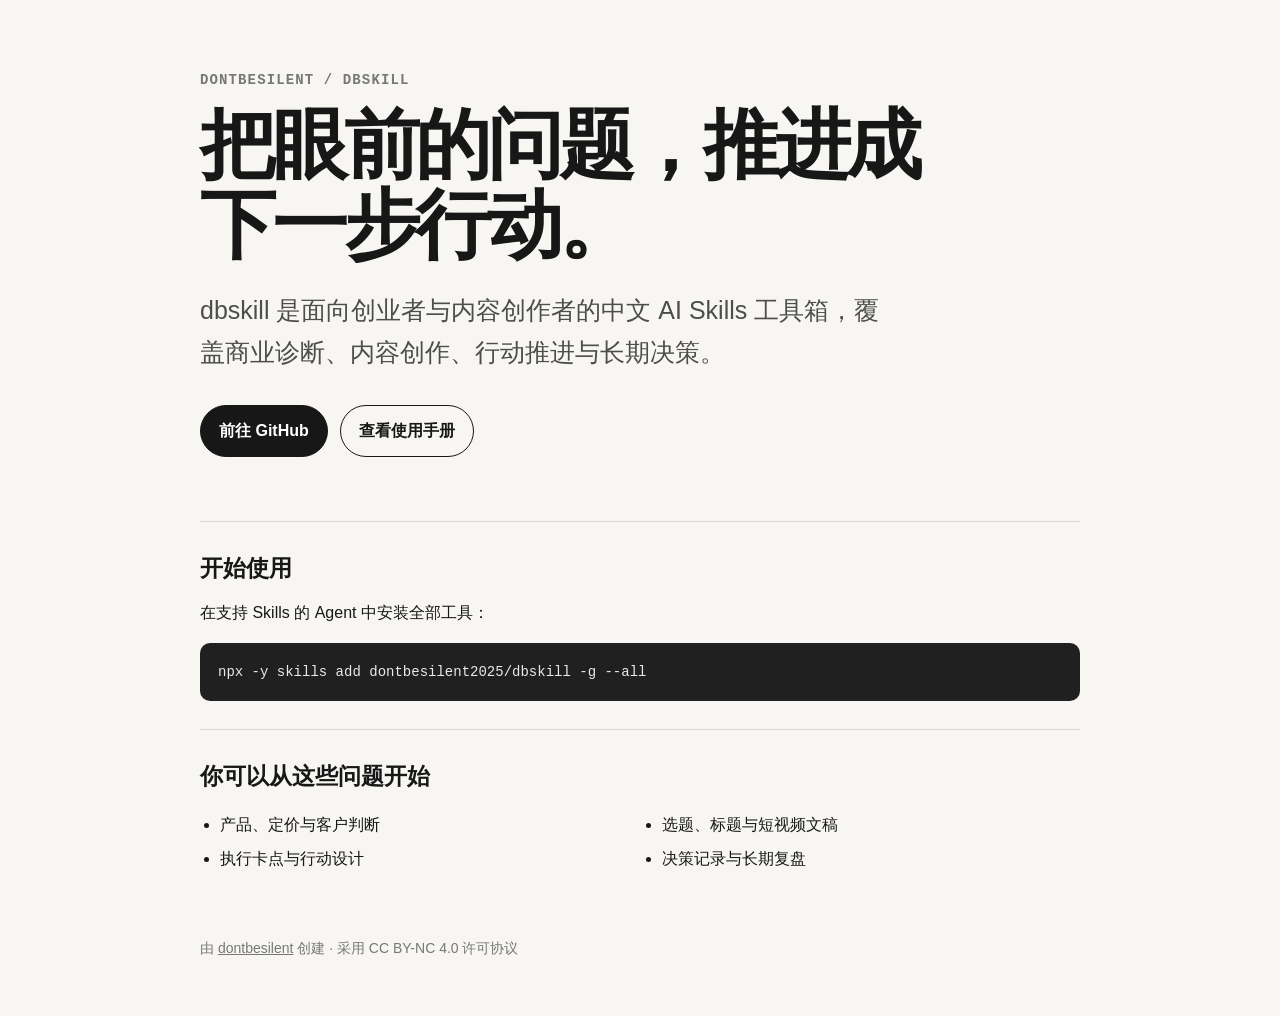
<file: dbskill/site/index.html>
<!doctype html>
<html lang="zh-CN">
  <head>
    <meta charset="utf-8">
    <meta name="viewport" content="width=device-width, initial-scale=1">
    <meta name="description" content="dbskill：面向创业者与内容创作者的中文 AI Skills 工具箱。">
    <title>dbskill · 商业诊断工具箱</title>
    <style>
      :root { color-scheme: light; font-family: -apple-system, BlinkMacSystemFont, "Segoe UI", "PingFang SC", "Hiragino Sans GB", "Microsoft YaHei", sans-serif; color: #171717; background: #f7f6f3; }
      * { box-sizing: border-box; }
      body { margin: 0; line-height: 1.65; }
      main { width: min(100% - 40px, 880px); margin: 0 auto; padding: 72px 0 56px; }
      .eyebrow { margin: 0 0 16px; color: #777; font: 600 14px/1.2 ui-monospace, SFMono-Regular, Menlo, monospace; letter-spacing: .08em; text-transform: uppercase; }
      h1 { max-width: 760px; margin: 0; font-size: clamp(42px, 8vw, 76px); line-height: 1.05; letter-spacing: -.055em; }
      .lead { max-width: 680px; margin: 26px 0 0; font-size: clamp(19px, 2.8vw, 25px); color: #4d4d4d; }
      .actions { display: flex; flex-wrap: wrap; gap: 12px; margin: 32px 0 64px; }
      a { color: inherit; }
      .button { display: inline-block; padding: 12px 18px; border: 1px solid #171717; border-radius: 999px; text-decoration: none; font-weight: 650; }
      .button.primary { color: #fff; background: #171717; }
      section { padding: 28px 0; border-top: 1px solid #d8d6d0; }
      h2 { margin: 0 0 12px; font-size: 23px; }
      p { margin: 0; }
      code { display: block; overflow-x: auto; margin-top: 16px; padding: 18px; border-radius: 10px; color: #e9e9e9; background: #202020; font: 14px/1.6 ui-monospace, SFMono-Regular, Menlo, monospace; white-space: pre; }
      ul { display: grid; grid-template-columns: repeat(2, minmax(0, 1fr)); gap: 8px 24px; margin: 16px 0 0; padding-left: 20px; }
      footer { margin-top: 36px; color: #777; font-size: 14px; }
      @media (max-width: 560px) { main { width: min(100% - 32px, 880px); padding-top: 48px; } ul { grid-template-columns: 1fr; } }
    </style>
  </head>
  <body>
    <main>
      <p class="eyebrow">dontbesilent / dbskill</p>
      <h1>把眼前的问题，推进成下一步行动。</h1>
      <p class="lead">dbskill 是面向创业者与内容创作者的中文 AI Skills 工具箱，覆盖商业诊断、内容创作、行动推进与长期决策。</p>
      <div class="actions">
        <a class="button primary" href="https://github.com/dontbesilent2025/dbskill">前往 GitHub</a>
        <a class="button" href="https://github.com/dontbesilent2025/dbskill/blob/main/docs/%E6%96%B0%E6%89%8B%E5%85%A5%E9%97%A8.md">查看使用手册</a>
      </div>
      <section>
        <h2>开始使用</h2>
        <p>在支持 Skills 的 Agent 中安装全部工具：</p>
        <code>npx -y skills add dontbesilent2025/dbskill -g --all</code>
      </section>
      <section>
        <h2>你可以从这些问题开始</h2>
        <ul>
          <li>产品、定价与客户判断</li>
          <li>选题、标题与短视频文稿</li>
          <li>执行卡点与行动设计</li>
          <li>决策记录与长期复盘</li>
        </ul>
      </section>
      <footer>由 <a href="https://x.com/dontbesilent">dontbesilent</a> 创建 · 采用 CC BY-NC 4.0 许可协议</footer>
    </main>
  </body>
</html>
</file>
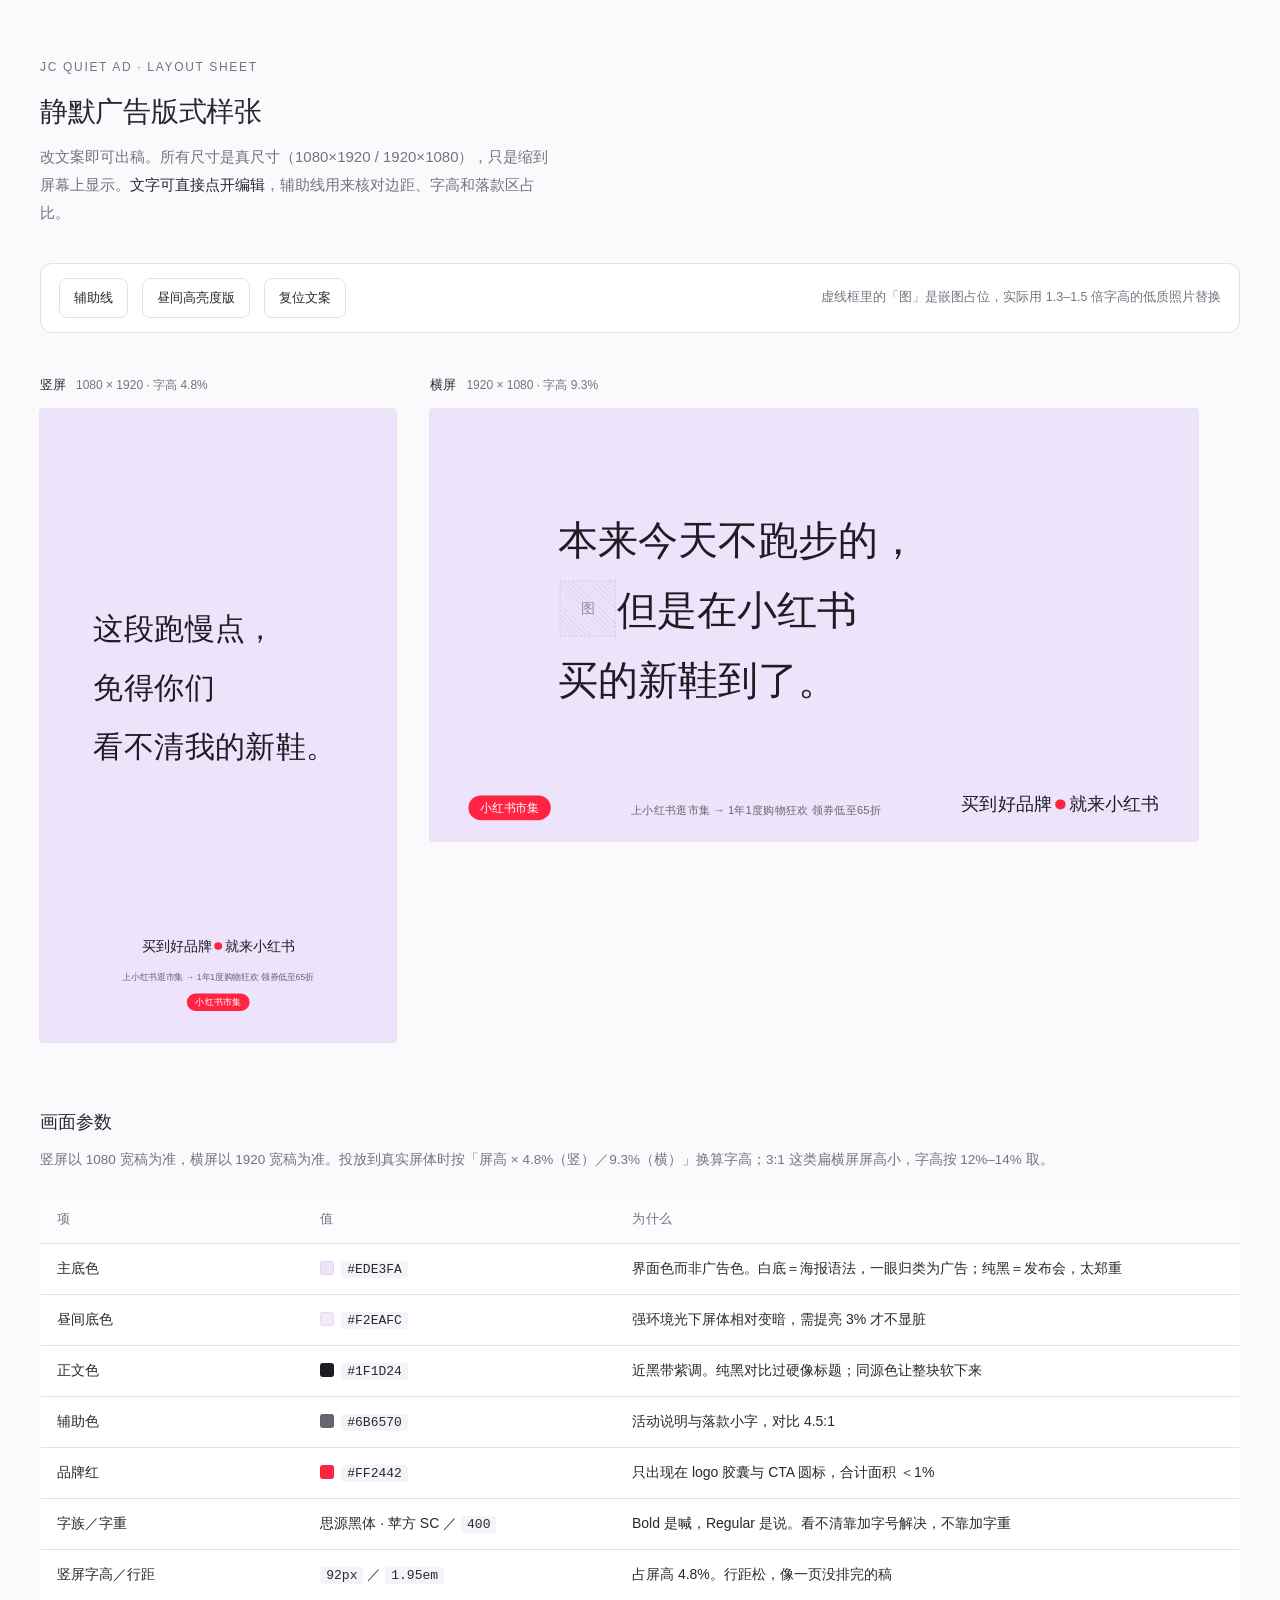
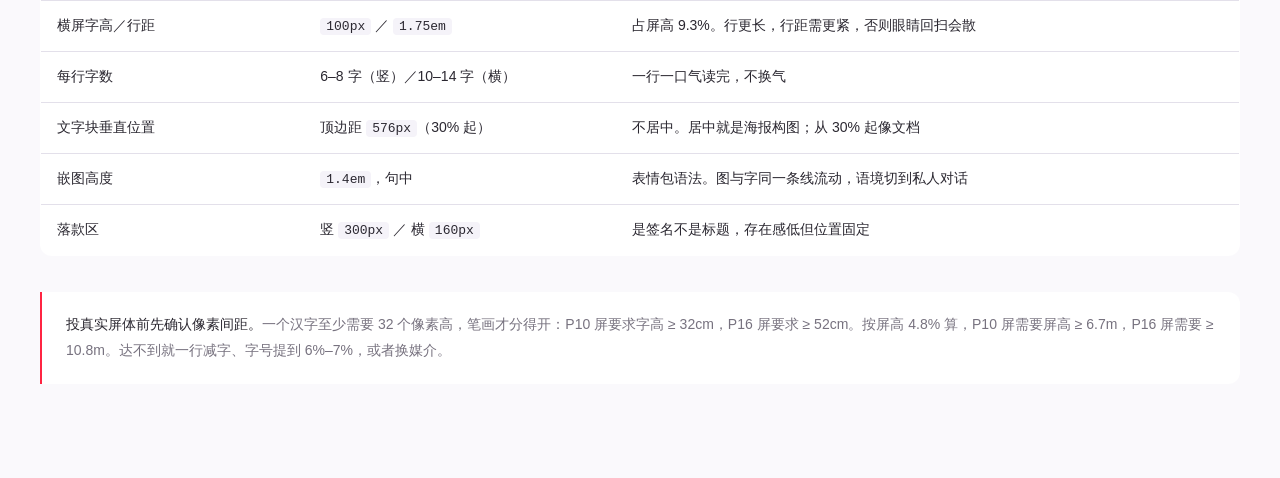
<file: jc-quiet-ad/assets/template-screen.html>
<!DOCTYPE html>
<html lang="zh-CN">
<head>
<meta charset="utf-8">
<meta name="viewport" content="width=device-width,initial-scale=1">
<title>静默广告 · 版式样张</title>
<style>
:root{
  /* ── 画面 token ── */
  --lilac:#EDE3FA;
  --lilac-day:#F2EAFC;
  --ink:#1F1D24;
  --muted:#6B6570;
  --paper:#F7F5FB;
  --red:#FF2442;

  /* ── 稿面尺寸（真尺寸，靠 scale 缩到屏幕上） ── */
  --v-w:1080; --v-h:1920; --v-fs:92; --v-lh:1.95; --v-pad-x:162; --v-top:576;
  --h-w:1920; --h-h:1080; --h-fs:100; --h-lh:1.75; --h-pad-x:320; --h-top:240;

  --v-scale:.33;
  --h-scale:.40;

  /* ── 界面色，不进画面 ── */
  --ui-bg:#FAF9FC;
  --ui-line:#E3E0EA;
  --ui-text:#2A2730;
  --ui-sub:#77727F;
}

*{box-sizing:border-box;}
html,body{margin:0;padding:0;}
body{
  background:var(--ui-bg);
  color:var(--ui-text);
  font-family:-apple-system,"PingFang SC","Noto Sans SC","Source Han Sans SC",sans-serif;
  font-weight:400;
  font-size:15px;
  line-height:1.85;
  -webkit-font-smoothing:antialiased;
}
.wrap{max-width:1280px;margin:0 auto;padding:56px 40px 96px;}

/* ── 页头 ── */
.eyebrow{
  font-size:12px;letter-spacing:.14em;color:var(--ui-sub);
  text-transform:uppercase;margin:0 0 14px;
}
h1{
  font-size:28px;font-weight:500;line-height:1.4;margin:0 0 12px;
  letter-spacing:-.01em;
}
.lede{font-size:15px;color:var(--ui-sub);max-width:62ch;margin:0 0 36px;}
.lede b{font-weight:500;color:var(--ui-text);}

/* ── 控制条 ── */
.controls{
  display:flex;align-items:center;gap:14px;flex-wrap:wrap;
  padding:14px 18px;border:.5px solid var(--ui-line);border-radius:12px;
  background:#fff;margin-bottom:40px;
}
.controls button{
  font:inherit;font-size:13px;font-weight:400;
  padding:7px 14px;border-radius:8px;cursor:pointer;
  border:.5px solid var(--ui-line);background:#fff;color:var(--ui-text);
  transition:background .15s,border-color .15s;
}
.controls button:hover{border-color:#C9C3D6;}
.controls button[aria-pressed="true"]{background:var(--lilac);border-color:#D9CCF2;}
.hint{font-size:12.5px;color:var(--ui-sub);margin-left:auto;}

/* ── 稿面容器 ── */
.stage{display:flex;gap:34px;align-items:flex-start;flex-wrap:wrap;}
.slot{position:relative;}
.slot-tag{
  display:flex;align-items:baseline;gap:10px;margin-bottom:12px;
}
.slot-tag span:first-child{font-size:13px;font-weight:500;}
.slot-tag span:last-child{font-size:12px;color:var(--ui-sub);}
.frame{
  position:relative;overflow:hidden;border-radius:2px;
  box-shadow:0 0 0 .5px rgba(42,39,48,.18);
}
.frame.v{width:calc(1080px * var(--v-scale));height:calc(1920px * var(--v-scale));}
.frame.h{width:calc(1920px * var(--h-scale));height:calc(1080px * var(--h-scale));}

/* ── 画面本体 ── */
.board{
  position:absolute;top:0;left:0;
  transform-origin:top left;
  background:var(--lilac);color:var(--ink);
  font-weight:400;
}
.board.v{
  width:1080px;height:1920px;
  font-size:92px;line-height:1.95;
  padding:576px 162px 0;
  transform:scale(var(--v-scale));
}
.board.h{
  width:1920px;height:1080px;
  font-size:100px;line-height:1.75;
  padding:240px 0 0 320px;
  transform:scale(var(--h-scale));
}
.copy{outline:none;}
.copy:focus{outline:2px dashed rgba(255,36,66,.4);outline-offset:.08em;}
.board.v .copy{width:756px;}
.board.h .copy{width:1200px;}

/* 嵌图占位：1.4 倍字高，句中，没有任何效果 */
.chip{
  display:inline-block;
  width:1.4em;height:1.4em;
  vertical-align:-.32em;
  margin:0 .04em;
  border:2px dashed rgba(31,29,36,.28);
  border-radius:1px;
  background:
    repeating-linear-gradient(45deg,rgba(31,29,36,.05) 0 3px,transparent 3px 9px);
  position:relative;
}
.chip::after{
  content:"图";
  position:absolute;inset:0;display:flex;align-items:center;justify-content:center;
  font-size:.34em;line-height:1;color:rgba(31,29,36,.42);letter-spacing:0;
}

/* ── 落款区 ── */
.sign{position:absolute;left:0;right:0;bottom:0;text-align:center;}
.sign.v{padding-bottom:96px;height:300px;display:flex;flex-direction:column;justify-content:flex-end;align-items:center;gap:26px;}
.sign.h{padding-bottom:52px;height:160px;display:flex;align-items:flex-end;justify-content:space-between;padding-left:96px;padding-right:96px;}

.s1{font-size:42px;letter-spacing:.01em;display:flex;align-items:center;gap:.18em;}
.sign.h .s1{font-size:45px;}
.dot{
  display:inline-block;width:.56em;height:.56em;border-radius:50%;
  background:var(--red);flex:none;
}
.s2{font-size:26px;color:var(--muted);letter-spacing:.01em;}
.sign.h .s2{font-size:28px;}
.pill{
  display:inline-flex;align-items:center;justify-content:center;
  height:57px;padding:0 26px;border-radius:29px;
  background:var(--red);color:#fff;font-size:27px;letter-spacing:.02em;
}
.sign.h .pill{height:62px;padding:0 29px;border-radius:31px;font-size:29px;}

/* ── 辅助线 ── */
.guides{position:absolute;inset:0;pointer-events:none;opacity:0;transition:opacity .18s;}
.show-guides .guides{opacity:1;}
.g{position:absolute;border:1px dashed rgba(255,36,66,.55);}
.g b{
  position:absolute;font-size:22px;font-weight:400;line-height:1;
  color:#C4152F;background:rgba(255,255,255,.86);
  padding:6px 9px;white-space:nowrap;letter-spacing:0;
}
.board.v .g b{font-size:22px;}
.board.h .g b{font-size:24px;}

/* ── 参数卡 ── */
.spec{margin-top:64px;}
.spec h2{font-size:18px;font-weight:500;margin:0 0 8px;}
.spec p.sub{font-size:13.5px;color:var(--ui-sub);margin:0 0 22px;}
table{
  width:100%;border-collapse:collapse;font-size:14px;
  background:#fff;border:.5px solid var(--ui-line);border-radius:12px;overflow:hidden;
}
th,td{text-align:left;padding:12px 16px;border-bottom:.5px solid var(--ui-line);vertical-align:top;}
th{font-weight:500;font-size:12.5px;color:var(--ui-sub);letter-spacing:.04em;background:#FCFBFD;}
tr:last-child td{border-bottom:0;}
td code{
  font-family:ui-monospace,SFMono-Regular,Menlo,monospace;
  font-size:13px;background:#F5F3F9;padding:1px 6px;border-radius:4px;
}
.swatch{display:inline-block;width:14px;height:14px;border-radius:3px;vertical-align:-2px;margin-right:7px;box-shadow:0 0 0 .5px rgba(0,0,0,.12) inset;}
.note{
  margin-top:36px;padding:20px 24px;border-left:2px solid var(--red);
  background:#fff;border-radius:0 12px 12px 0;font-size:14px;color:var(--ui-sub);
}
.note b{font-weight:500;color:var(--ui-text);}

@media (max-width:1180px){
  .wrap{padding:36px 24px 72px;}
  .hint{display:none;}
}
</style>
</head>
<body>
<div class="wrap">

  <p class="eyebrow">JC Quiet Ad · Layout Sheet</p>
  <h1>静默广告版式样张</h1>
  <p class="lede">改文案即可出稿。所有尺寸是真尺寸（1080×1920 / 1920×1080），只是缩到屏幕上显示。<b>文字可直接点开编辑</b>，辅助线用来核对边距、字高和落款区占比。</p>

  <div class="controls">
    <button id="btn-guides" aria-pressed="false">辅助线</button>
    <button id="btn-day" aria-pressed="false">昼间高亮度版</button>
    <button id="btn-reset">复位文案</button>
    <span class="hint">虚线框里的「图」是嵌图占位，实际用 1.3–1.5 倍字高的低质照片替换</span>
  </div>

  <div class="stage" id="stage">

    <!-- 竖屏 -->
    <div class="slot">
      <div class="slot-tag"><span>竖屏</span><span>1080 × 1920 · 字高 4.8%</span></div>
      <div class="frame v">
        <div class="board v" data-board>
          <div class="copy" contenteditable="true" spellcheck="false">这段跑慢点，<br>免得你们<br>看不清我的新鞋。</div>

          <div class="sign v">
            <div class="s1">买到好品牌<span class="dot"></span>就来小红书</div>
            <div class="s2">上小红书逛市集 → 1年1度购物狂欢 领券低至65折</div>
            <div class="pill">小红书市集</div>
          </div>

          <div class="guides">
            <div class="g" style="inset:0 15% 0 15%;"><b style="left:0;top:-30px;">左右边距 15%</b></div>
            <div class="g" style="left:15%;top:576px;width:70%;height:538px;"><b style="right:0;top:-30px;">文字块 51–68% 宽</b></div>
            <div class="g" style="left:0;right:0;bottom:0;height:300px;border-bottom:0;"><b style="left:50%;transform:translateX(-50%);top:-30px;">落款区 15.6%</b></div>
          </div>
        </div>
      </div>
    </div>

    <!-- 横屏 -->
    <div class="slot">
      <div class="slot-tag"><span>横屏</span><span>1920 × 1080 · 字高 9.3%</span></div>
      <div class="frame h">
        <div class="board h" data-board>
          <div class="copy" contenteditable="true" spellcheck="false">本来今天不跑步的，<br><span class="chip"></span>但是在小红书<br>买的新鞋到了。</div>

          <div class="sign h">
            <div class="pill">小红书市集</div>
            <div class="s2">上小红书逛市集 → 1年1度购物狂欢 领券低至65折</div>
            <div class="s1">买到好品牌<span class="dot"></span>就来小红书</div>
          </div>

          <div class="guides">
            <div class="g" style="inset:0 15% 0 15%;"><b style="right:0;top:-34px;">左右边距 15%</b></div>
            <div class="g" style="left:320px;top:240px;width:1200px;height:525px;"><b style="left:0;top:-34px;">文字块 62% 宽 · 12 字／行</b></div>
            <div class="g" style="left:0;right:0;bottom:0;height:160px;border-bottom:0;"><b style="left:50%;transform:translateX(-50%);top:-34px;">落款区 15%</b></div>
          </div>
        </div>
      </div>
    </div>

  </div>

  <!-- 参数卡 -->
  <div class="spec">
    <h2>画面参数</h2>
    <p class="sub">竖屏以 1080 宽稿为准，横屏以 1920 宽稿为准。投放到真实屏体时按「屏高 × 4.8%（竖）／9.3%（横）」换算字高；3:1 这类扁横屏屏高小，字高按 12%–14% 取。</p>
    <table>
      <thead><tr><th style="width:22%">项</th><th style="width:26%">值</th><th>为什么</th></tr></thead>
      <tbody>
        <tr><td>主底色</td><td><span class="swatch" style="background:#EDE3FA"></span><code>#EDE3FA</code></td><td>界面色而非广告色。白底＝海报语法，一眼归类为广告；纯黑＝发布会，太郑重</td></tr>
        <tr><td>昼间底色</td><td><span class="swatch" style="background:#F2EAFC"></span><code>#F2EAFC</code></td><td>强环境光下屏体相对变暗，需提亮 3% 才不显脏</td></tr>
        <tr><td>正文色</td><td><span class="swatch" style="background:#1F1D24"></span><code>#1F1D24</code></td><td>近黑带紫调。纯黑对比过硬像标题；同源色让整块软下来</td></tr>
        <tr><td>辅助色</td><td><span class="swatch" style="background:#6B6570"></span><code>#6B6570</code></td><td>活动说明与落款小字，对比 4.5:1</td></tr>
        <tr><td>品牌红</td><td><span class="swatch" style="background:#FF2442"></span><code>#FF2442</code></td><td>只出现在 logo 胶囊与 CTA 圆标，合计面积 ＜1%</td></tr>
        <tr><td>字族／字重</td><td>思源黑体 · 苹方 SC ／ <code>400</code></td><td>Bold 是喊，Regular 是说。看不清靠加字号解决，不靠加字重</td></tr>
        <tr><td>竖屏字高／行距</td><td><code>92px</code> ／ <code>1.95em</code></td><td>占屏高 4.8%。行距松，像一页没排完的稿</td></tr>
        <tr><td>横屏字高／行距</td><td><code>100px</code> ／ <code>1.75em</code></td><td>占屏高 9.3%。行更长，行距需更紧，否则眼睛回扫会散</td></tr>
        <tr><td>每行字数</td><td>6–8 字（竖）／10–14 字（横）</td><td>一行一口气读完，不换气</td></tr>
        <tr><td>文字块垂直位置</td><td>顶边距 <code>576px</code>（30% 起）</td><td>不居中。居中就是海报构图；从 30% 起像文档</td></tr>
        <tr><td>嵌图高度</td><td><code>1.4em</code>，句中</td><td>表情包语法。图与字同一条线流动，语境切到私人对话</td></tr>
        <tr><td>落款区</td><td>竖 <code>300px</code> ／ 横 <code>160px</code></td><td>是签名不是标题，存在感低但位置固定</td></tr>
      </tbody>
    </table>

    <div class="note">
      <b>投真实屏体前先确认像素间距。</b>一个汉字至少需要 32 个像素高，笔画才分得开：P10 屏要求字高 ≥ 32cm，P16 屏要求 ≥ 52cm。按屏高 4.8% 算，P10 屏需要屏高 ≥ 6.7m，P16 屏需要 ≥ 10.8m。达不到就一行减字、字号提到 6%–7%，或者换媒介。
    </div>
  </div>

</div>

<script>
  var stage = document.getElementById('stage');
  var boards = document.querySelectorAll('[data-board]');

  var btnGuides = document.getElementById('btn-guides');
  btnGuides.addEventListener('click', function () {
    var on = this.getAttribute('aria-pressed') === 'true';
    this.setAttribute('aria-pressed', String(!on));
    boards.forEach(function (b) { b.classList.toggle('show-guides', !on); });
  });

  var btnDay = document.getElementById('btn-day');
  btnDay.addEventListener('click', function () {
    var on = this.getAttribute('aria-pressed') === 'true';
    this.setAttribute('aria-pressed', String(!on));
    boards.forEach(function (b) {
      b.style.background = !on ? '#F2EAFC' : '#EDE3FA';
      b.style.color = !on ? '#14121A' : '#1F1D24';
    });
  });

  var original = {};
  boards.forEach(function (b, i) {
    original[i] = b.querySelector('.copy').innerHTML;
  });
  document.getElementById('btn-reset').addEventListener('click', function () {
    boards.forEach(function (b, i) {
      b.querySelector('.copy').innerHTML = original[i];
    });
  });
</script>
</body>
</html>
</file>
